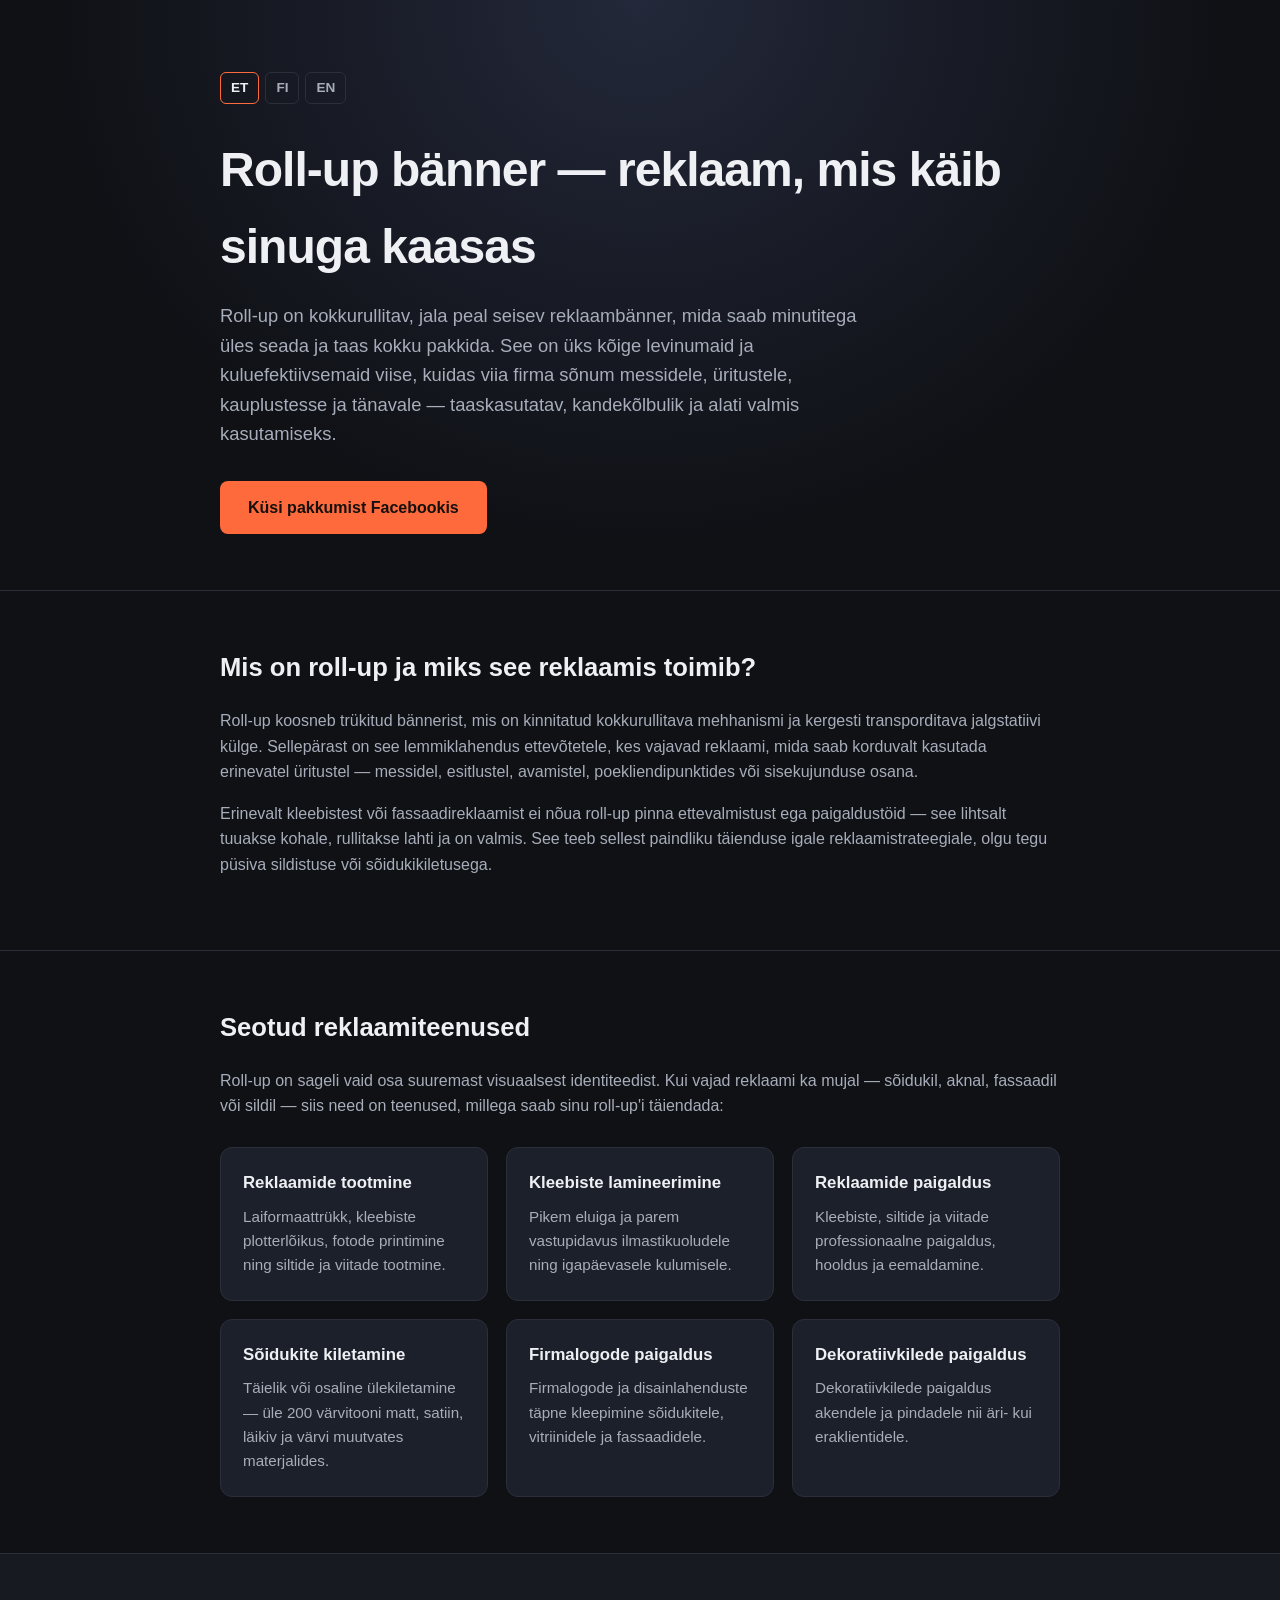
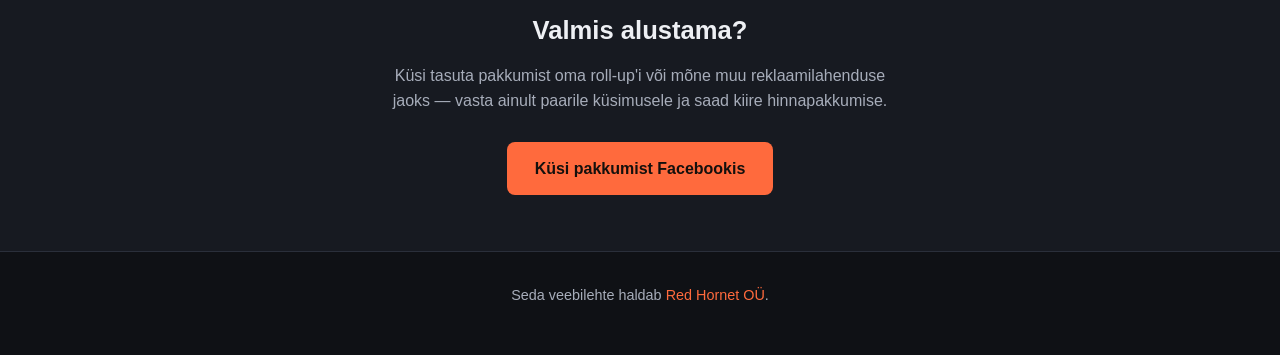
<file: index.html>
<!DOCTYPE html>
<html lang="et">
<head>
<meta charset="UTF-8">
<meta name="viewport" content="width=device-width, initial-scale=1.0">
<title>Roll-up ja reklaamiteenused — kleebised, kiletamine, sildid ja paigaldus</title>
<link rel="canonical" href="https://roll-up.ee/">
<link rel="alternate" hreflang="et" href="https://roll-up.ee/">
<link rel="alternate" hreflang="fi" href="https://roll-up.ee/fi/">
<link rel="alternate" hreflang="en" href="https://roll-up.ee/en/">
<link rel="alternate" hreflang="x-default" href="https://roll-up.ee/">
<meta name="description" content="Reklaamitoodete tootmine ja paigaldus: kleebised, sõidukite kiletamine, firmalogode paigaldus, dekoratiivkiled ja sildid — ning roll-up bännerid messideks ja üritusteks. Küsi tasuta pakkumist.">
<link rel="stylesheet" href="/style.css">
</head>
<body>

<header class="hero">
  <div class="wrap">
    <nav class="lang" aria-label="Keel">
      <a href="/" hreflang="et" lang="et" aria-current="page">ET</a>
      <a href="/fi/" hreflang="fi" lang="fi">FI</a>
      <a href="/en/" hreflang="en" lang="en">EN</a>
    </nav>
    <h1>Roll-up bänner — reklaam, mis käib sinuga kaasas</h1>
    <p class="lead">
      Roll-up on kokkurullitav, jala peal seisev reklaambänner, mida saab minutitega üles seada ja
      taas kokku pakkida. See on üks kõige levinumaid ja kuluefektiivsemaid viise, kuidas viia
      firma sõnum messidele, üritustele, kauplustesse ja tänavale — taaskasutatav, kandekõlbulik
      ja alati valmis kasutamiseks.
    </p>
    <a class="btn" href="https://www.facebook.com/Reklaamipaigaldus/" target="_blank" rel="noopener">Küsi pakkumist Facebookis</a>
  </div>
</header>

<section>
  <div class="wrap">
    <h2>Mis on roll-up ja miks see reklaamis toimib?</h2>
    <p>
      Roll-up koosneb trükitud bännerist, mis on kinnitatud kokkurullitava mehhanismi ja
      kergesti transporditava jalgstatiivi külge. Sellepärast on see lemmiklahendus ettevõtetele,
      kes vajavad reklaami, mida saab korduvalt kasutada erinevatel üritustel — messidel,
      esitlustel, avamistel, poekliendipunktides või sisekujunduse osana.
    </p>
    <p>
      Erinevalt kleebistest või fassaadireklaamist ei nõua roll-up pinna ettevalmistust ega
      paigaldustöid — see lihtsalt tuuakse kohale, rullitakse lahti ja on valmis. See teeb sellest
      paindliku täienduse igale reklaamistrateegiale, olgu tegu püsiva sildistuse või
      sõidukikiletusega.
    </p>
  </div>
</section>

<section>
  <div class="wrap">
    <h2>Seotud reklaamiteenused</h2>
    <p>
      Roll-up on sageli vaid osa suuremast visuaalsest identiteedist. Kui vajad reklaami ka
      mujal — sõidukil, aknal, fassaadil või sildil — siis need on teenused, millega saab sinu
      roll-up'i täiendada:
    </p>
    <div class="grid">
      <div class="card">
        <h3>Reklaamide tootmine</h3>
        <p>Laiformaattrükk, kleebiste plotterlõikus, fotode printimine ning siltide ja viitade tootmine.</p>
      </div>
      <div class="card">
        <h3>Kleebiste lamineerimine</h3>
        <p>Pikem eluiga ja parem vastupidavus ilmastikuoludele ning igapäevasele kulumisele.</p>
      </div>
      <div class="card">
        <h3>Reklaamide paigaldus</h3>
        <p>Kleebiste, siltide ja viitade professionaalne paigaldus, hooldus ja eemaldamine.</p>
      </div>
      <div class="card">
        <h3>Sõidukite kiletamine</h3>
        <p>Täielik või osaline ülekiletamine — üle 200 värvitooni matt, satiin, läikiv ja värvi muutvates materjalides.</p>
      </div>
      <div class="card">
        <h3>Firmalogode paigaldus</h3>
        <p>Firmalogode ja disainlahenduste täpne kleepimine sõidukitele, vitriinidele ja fassaadidele.</p>
      </div>
      <div class="card">
        <h3>Dekoratiivkilede paigaldus</h3>
        <p>Dekoratiivkilede paigaldus akendele ja pindadele nii äri- kui eraklientidele.</p>
      </div>
    </div>
  </div>
</section>

<section class="cta-block">
  <div class="wrap">
    <h2>Valmis alustama?</h2>
    <p>
      Küsi tasuta pakkumist oma roll-up'i või mõne muu reklaamilahenduse jaoks — vasta ainult
      paarile küsimusele ja saad kiire hinnapakkumise.
    </p>
    <a class="btn" href="https://www.facebook.com/Reklaamipaigaldus/" target="_blank" rel="noopener">Küsi pakkumist Facebookis</a>
  </div>
</section>

<footer>
  <div class="wrap">
    Seda veebilehte haldab <a href="https://hornet.ee" target="_blank" rel="noopener">Red Hornet OÜ</a>.
  </div>
</footer>

</body>
</html>
</file>
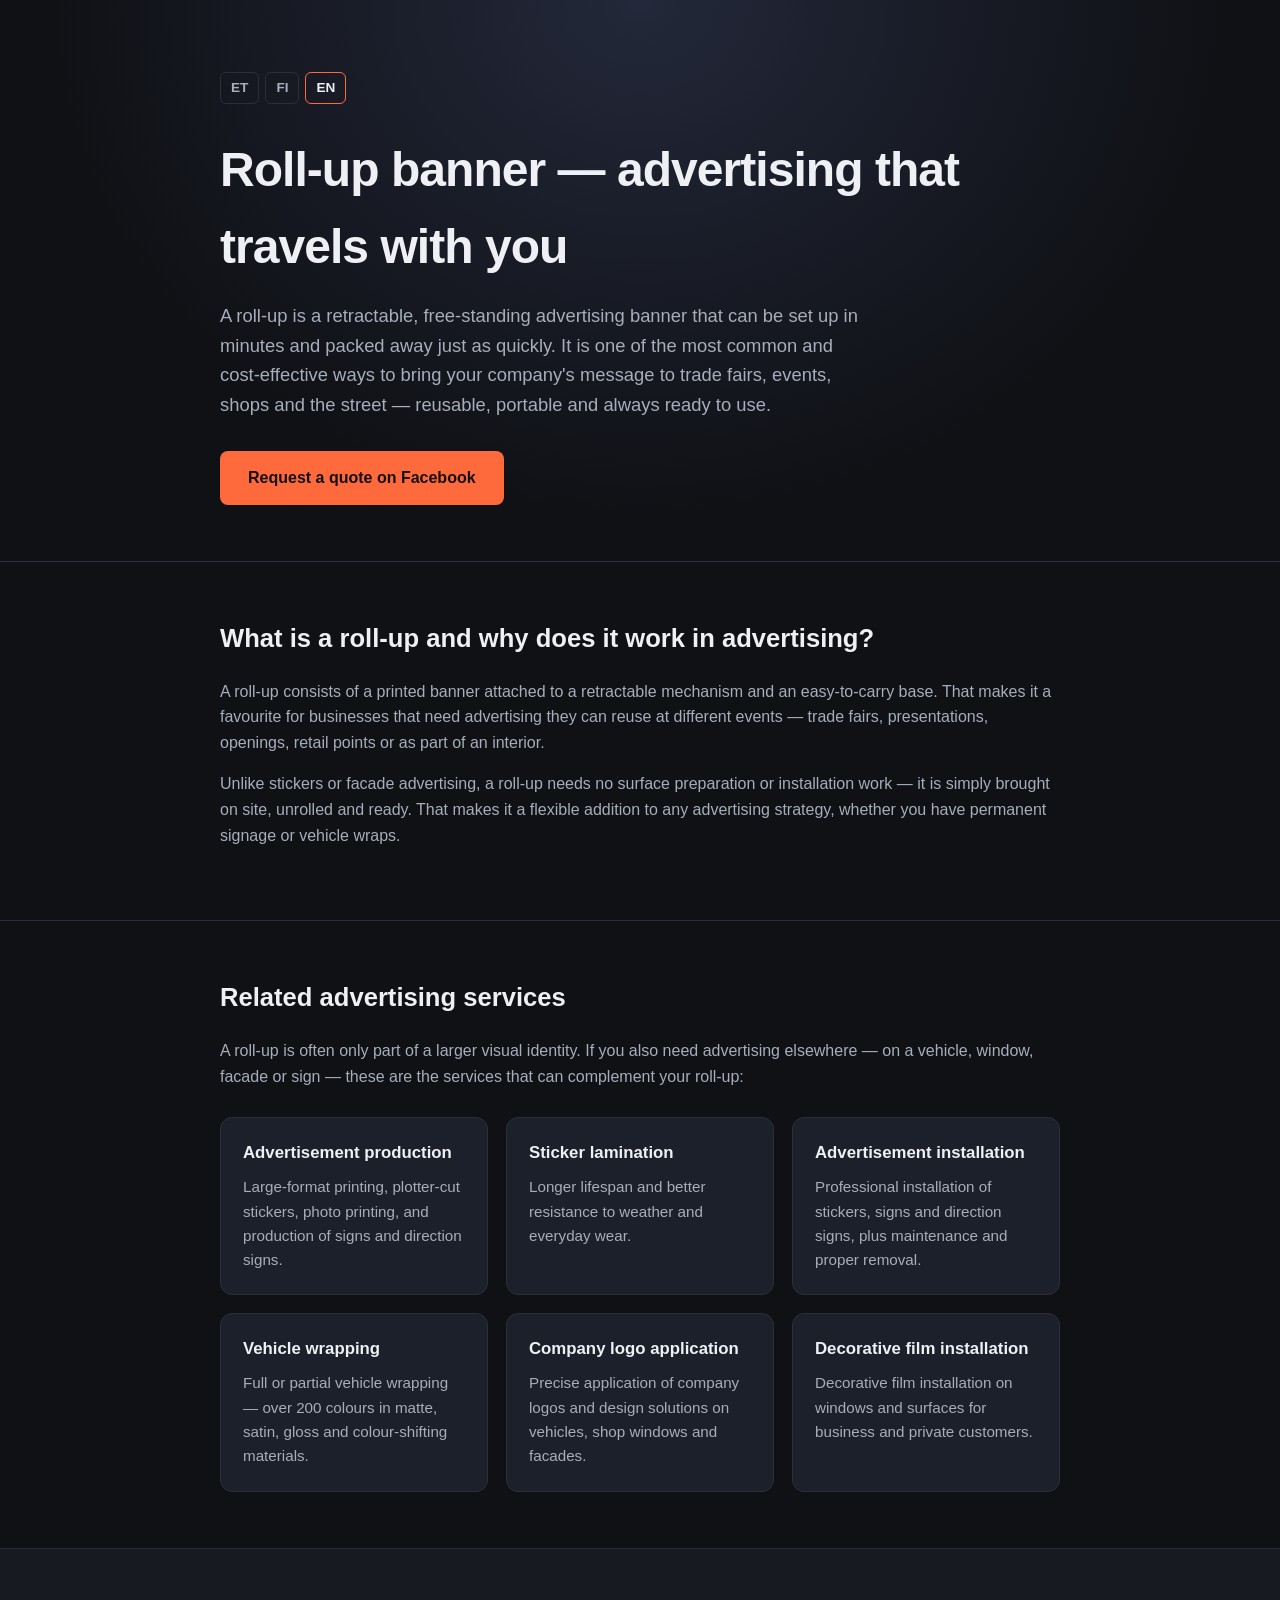
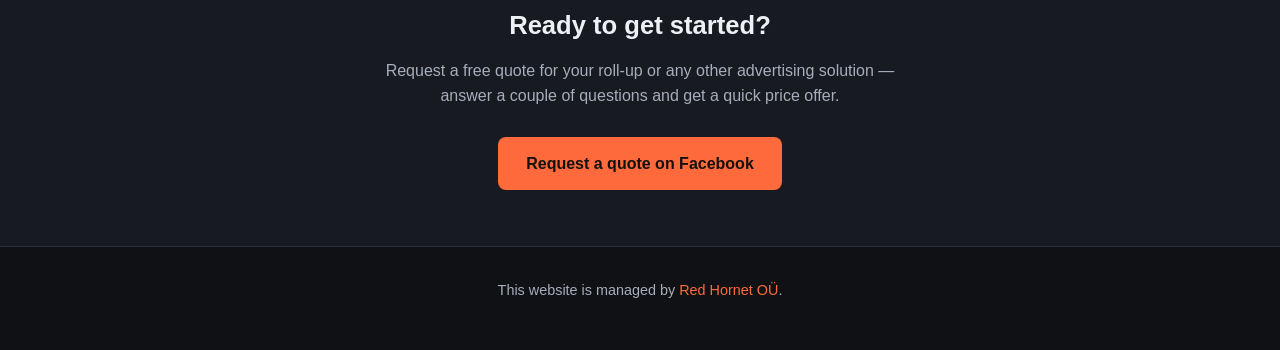
<file: en/index.html>
<!DOCTYPE html>
<html lang="en">
<head>
<meta charset="UTF-8">
<meta name="viewport" content="width=device-width, initial-scale=1.0">
<title>Roll-up banners and advertising services — decals, vehicle wraps, signs and installation</title>
<link rel="canonical" href="https://roll-up.ee/en/">
<link rel="alternate" hreflang="et" href="https://roll-up.ee/">
<link rel="alternate" hreflang="fi" href="https://roll-up.ee/fi/">
<link rel="alternate" hreflang="en" href="https://roll-up.ee/en/">
<link rel="alternate" hreflang="x-default" href="https://roll-up.ee/">
<meta name="description" content="Advertising production and installation: stickers, vehicle wrapping, company logo application, decorative films and signs — plus roll-up banners for trade fairs and events. Request a free quote.">
<link rel="stylesheet" href="/style.css">
</head>
<body>

<header class="hero">
  <div class="wrap">
    <nav class="lang" aria-label="Language">
      <a href="/" hreflang="et" lang="et">ET</a>
      <a href="/fi/" hreflang="fi" lang="fi">FI</a>
      <a href="/en/" hreflang="en" lang="en" aria-current="page">EN</a>
    </nav>
    <h1>Roll-up banner — advertising that travels with you</h1>
    <p class="lead">
      A roll-up is a retractable, free-standing advertising banner that can be set up in minutes
      and packed away just as quickly. It is one of the most common and cost-effective ways to
      bring your company's message to trade fairs, events, shops and the street — reusable,
      portable and always ready to use.
    </p>
    <a class="btn" href="https://www.facebook.com/Reklaamipaigaldus/" target="_blank" rel="noopener">Request a quote on Facebook</a>
  </div>
</header>

<section>
  <div class="wrap">
    <h2>What is a roll-up and why does it work in advertising?</h2>
    <p>
      A roll-up consists of a printed banner attached to a retractable mechanism and an
      easy-to-carry base. That makes it a favourite for businesses that need advertising they can
      reuse at different events — trade fairs, presentations, openings, retail points or as part
      of an interior.
    </p>
    <p>
      Unlike stickers or facade advertising, a roll-up needs no surface preparation or
      installation work — it is simply brought on site, unrolled and ready. That makes it a
      flexible addition to any advertising strategy, whether you have permanent signage or
      vehicle wraps.
    </p>
  </div>
</section>

<section>
  <div class="wrap">
    <h2>Related advertising services</h2>
    <p>
      A roll-up is often only part of a larger visual identity. If you also need advertising
      elsewhere — on a vehicle, window, facade or sign — these are the services that can
      complement your roll-up:
    </p>
    <div class="grid">
      <div class="card">
        <h3>Advertisement production</h3>
        <p>Large-format printing, plotter-cut stickers, photo printing, and production of signs and direction signs.</p>
      </div>
      <div class="card">
        <h3>Sticker lamination</h3>
        <p>Longer lifespan and better resistance to weather and everyday wear.</p>
      </div>
      <div class="card">
        <h3>Advertisement installation</h3>
        <p>Professional installation of stickers, signs and direction signs, plus maintenance and proper removal.</p>
      </div>
      <div class="card">
        <h3>Vehicle wrapping</h3>
        <p>Full or partial vehicle wrapping — over 200 colours in matte, satin, gloss and colour-shifting materials.</p>
      </div>
      <div class="card">
        <h3>Company logo application</h3>
        <p>Precise application of company logos and design solutions on vehicles, shop windows and facades.</p>
      </div>
      <div class="card">
        <h3>Decorative film installation</h3>
        <p>Decorative film installation on windows and surfaces for business and private customers.</p>
      </div>
    </div>
  </div>
</section>

<section class="cta-block">
  <div class="wrap">
    <h2>Ready to get started?</h2>
    <p>
      Request a free quote for your roll-up or any other advertising solution — answer a couple
      of questions and get a quick price offer.
    </p>
    <a class="btn" href="https://www.facebook.com/Reklaamipaigaldus/" target="_blank" rel="noopener">Request a quote on Facebook</a>
  </div>
</section>

<footer>
  <div class="wrap">
    This website is managed by <a href="https://hornet.ee" target="_blank" rel="noopener">Red Hornet OÜ</a>.
  </div>
</footer>

</body>
</html>
</file>
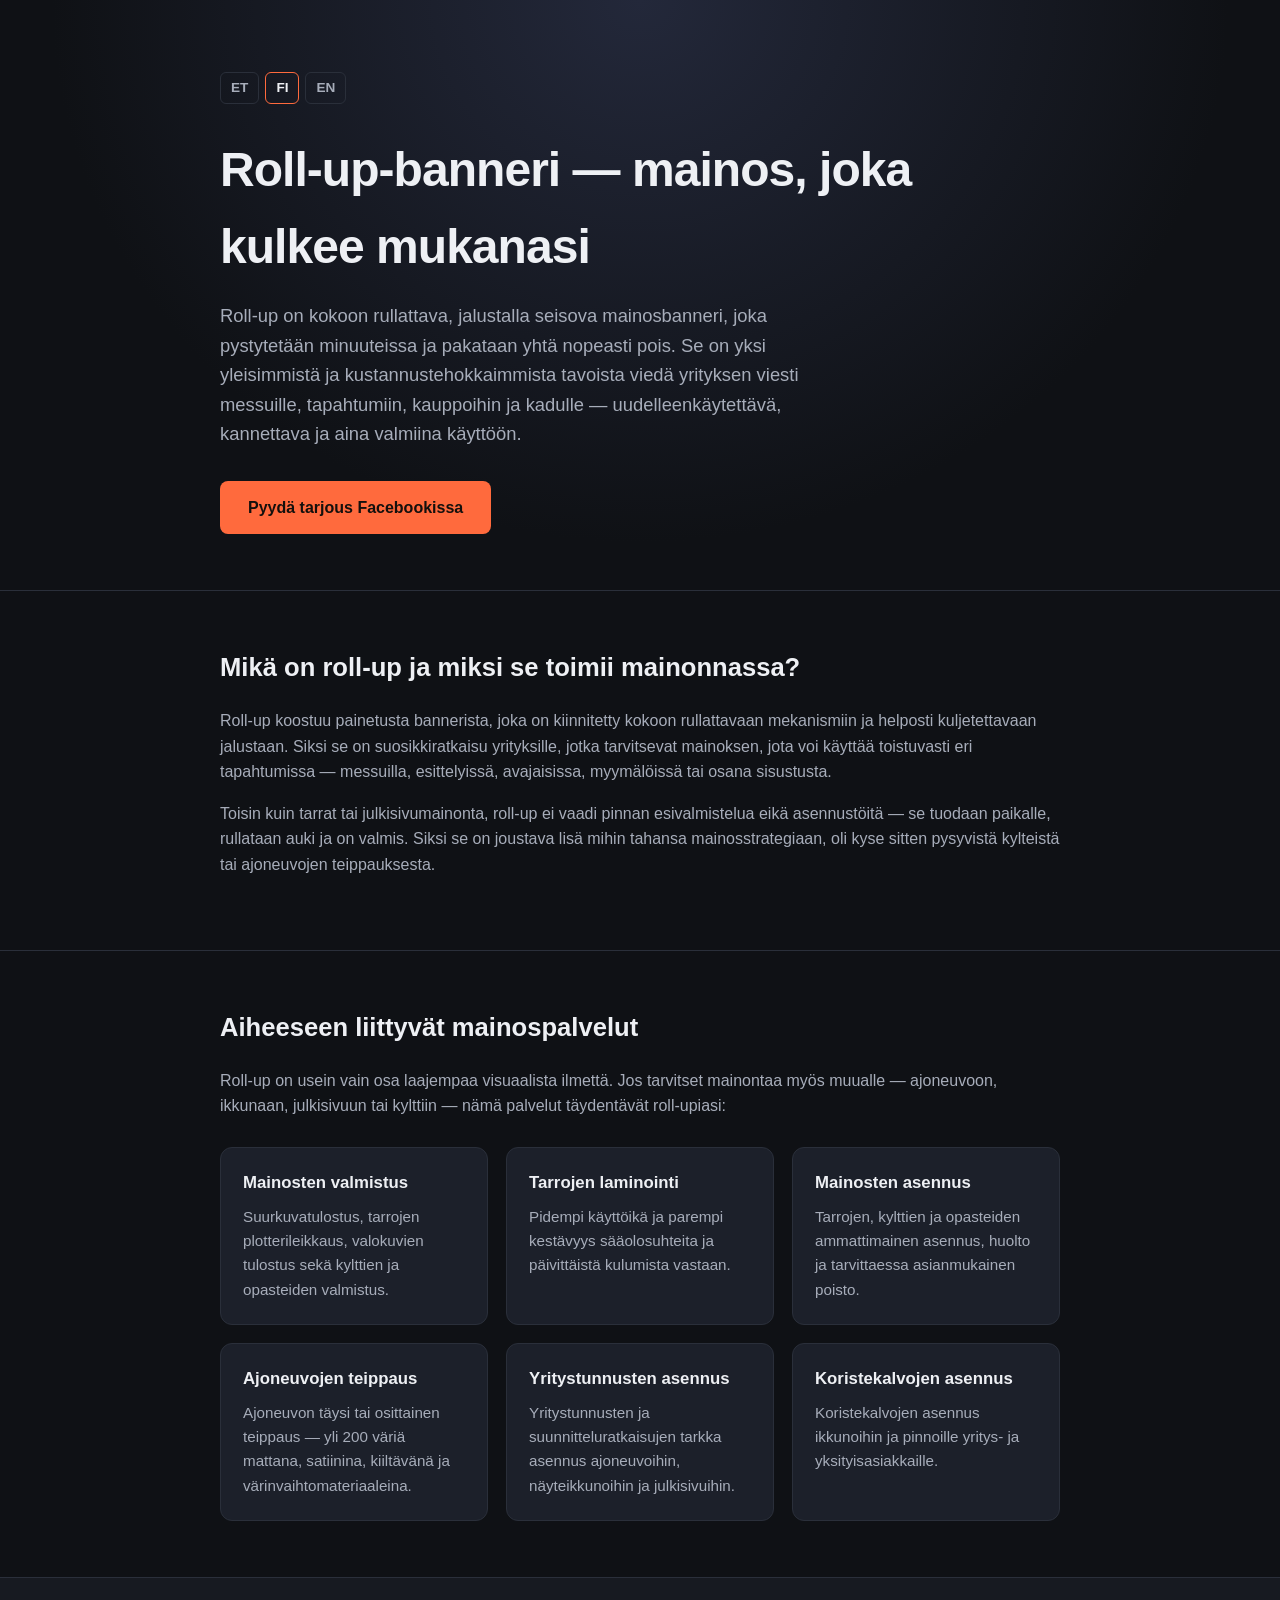
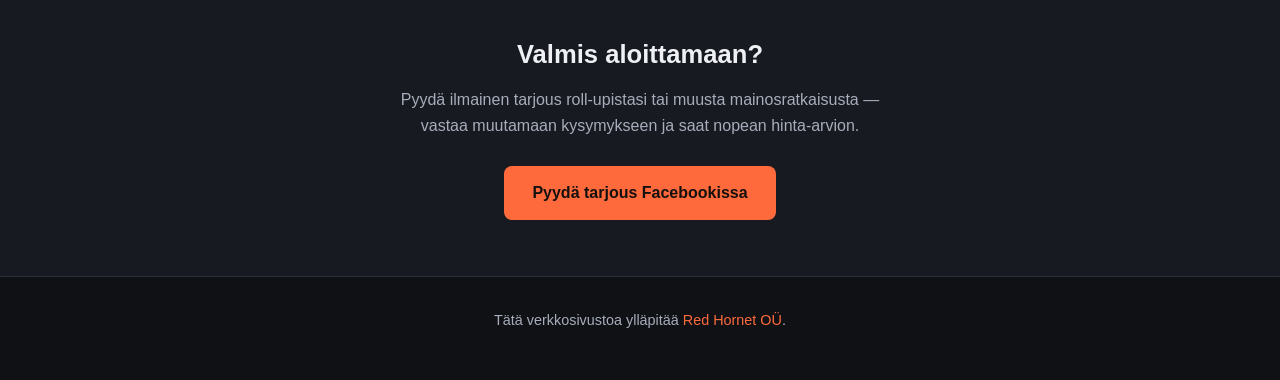
<file: fi/index.html>
<!DOCTYPE html>
<html lang="fi">
<head>
<meta charset="UTF-8">
<meta name="viewport" content="width=device-width, initial-scale=1.0">
<title>Roll-up ja mainospalvelut — tarrat, ajoneuvojen teippaus, kyltit ja asennus</title>
<link rel="canonical" href="https://roll-up.ee/fi/">
<link rel="alternate" hreflang="et" href="https://roll-up.ee/">
<link rel="alternate" hreflang="fi" href="https://roll-up.ee/fi/">
<link rel="alternate" hreflang="en" href="https://roll-up.ee/en/">
<link rel="alternate" hreflang="x-default" href="https://roll-up.ee/">
<meta name="description" content="Mainostuotteiden valmistus ja asennus: tarrat, ajoneuvojen teippaus, yritystunnusten asennus, koristekalvot ja kyltit — sekä roll-up-bannerit messuille ja tapahtumiin. Pyydä ilmainen tarjous.">
<link rel="stylesheet" href="/style.css">
</head>
<body>

<header class="hero">
  <div class="wrap">
    <nav class="lang" aria-label="Kieli">
      <a href="/" hreflang="et" lang="et">ET</a>
      <a href="/fi/" hreflang="fi" lang="fi" aria-current="page">FI</a>
      <a href="/en/" hreflang="en" lang="en">EN</a>
    </nav>
    <h1>Roll-up-banneri — mainos, joka kulkee mukanasi</h1>
    <p class="lead">
      Roll-up on kokoon rullattava, jalustalla seisova mainosbanneri, joka pystytetään minuuteissa
      ja pakataan yhtä nopeasti pois. Se on yksi yleisimmistä ja kustannustehokkaimmista tavoista
      viedä yrityksen viesti messuille, tapahtumiin, kauppoihin ja kadulle — uudelleenkäytettävä,
      kannettava ja aina valmiina käyttöön.
    </p>
    <a class="btn" href="https://www.facebook.com/Reklaamipaigaldus/" target="_blank" rel="noopener">Pyydä tarjous Facebookissa</a>
  </div>
</header>

<section>
  <div class="wrap">
    <h2>Mikä on roll-up ja miksi se toimii mainonnassa?</h2>
    <p>
      Roll-up koostuu painetusta bannerista, joka on kiinnitetty kokoon rullattavaan mekanismiin
      ja helposti kuljetettavaan jalustaan. Siksi se on suosikkiratkaisu yrityksille, jotka
      tarvitsevat mainoksen, jota voi käyttää toistuvasti eri tapahtumissa — messuilla,
      esittelyissä, avajaisissa, myymälöissä tai osana sisustusta.
    </p>
    <p>
      Toisin kuin tarrat tai julkisivumainonta, roll-up ei vaadi pinnan esivalmistelua eikä
      asennustöitä — se tuodaan paikalle, rullataan auki ja on valmis. Siksi se on joustava lisä
      mihin tahansa mainosstrategiaan, oli kyse sitten pysyvistä kylteistä tai ajoneuvojen
      teippauksesta.
    </p>
  </div>
</section>

<section>
  <div class="wrap">
    <h2>Aiheeseen liittyvät mainospalvelut</h2>
    <p>
      Roll-up on usein vain osa laajempaa visuaalista ilmettä. Jos tarvitset mainontaa myös
      muualle — ajoneuvoon, ikkunaan, julkisivuun tai kylttiin — nämä palvelut täydentävät
      roll-upiasi:
    </p>
    <div class="grid">
      <div class="card">
        <h3>Mainosten valmistus</h3>
        <p>Suurkuvatulostus, tarrojen plotterileikkaus, valokuvien tulostus sekä kylttien ja opasteiden valmistus.</p>
      </div>
      <div class="card">
        <h3>Tarrojen laminointi</h3>
        <p>Pidempi käyttöikä ja parempi kestävyys sääolosuhteita ja päivittäistä kulumista vastaan.</p>
      </div>
      <div class="card">
        <h3>Mainosten asennus</h3>
        <p>Tarrojen, kylttien ja opasteiden ammattimainen asennus, huolto ja tarvittaessa asianmukainen poisto.</p>
      </div>
      <div class="card">
        <h3>Ajoneuvojen teippaus</h3>
        <p>Ajoneuvon täysi tai osittainen teippaus — yli 200 väriä mattana, satiinina, kiiltävänä ja värinvaihtomateriaaleina.</p>
      </div>
      <div class="card">
        <h3>Yritystunnusten asennus</h3>
        <p>Yritystunnusten ja suunnitteluratkaisujen tarkka asennus ajoneuvoihin, näyteikkunoihin ja julkisivuihin.</p>
      </div>
      <div class="card">
        <h3>Koristekalvojen asennus</h3>
        <p>Koristekalvojen asennus ikkunoihin ja pinnoille yritys- ja yksityisasiakkaille.</p>
      </div>
    </div>
  </div>
</section>

<section class="cta-block">
  <div class="wrap">
    <h2>Valmis aloittamaan?</h2>
    <p>
      Pyydä ilmainen tarjous roll-upistasi tai muusta mainosratkaisusta — vastaa muutamaan
      kysymykseen ja saat nopean hinta-arvion.
    </p>
    <a class="btn" href="https://www.facebook.com/Reklaamipaigaldus/" target="_blank" rel="noopener">Pyydä tarjous Facebookissa</a>
  </div>
</section>

<footer>
  <div class="wrap">
    Tätä verkkosivustoa ylläpitää <a href="https://hornet.ee" target="_blank" rel="noopener">Red Hornet OÜ</a>.
  </div>
</footer>

</body>
</html>
</file>
<file: style.css>
:root {
  --bg: #0f1115;
  --bg-alt: #171a21;
  --card: #1c202a;
  --border: #2a2f3a;
  --text: #eef0f4;
  --text-dim: #a7adba;
  --accent: #ff6a3d;
  --accent-dim: #e85a2f;
}
* { box-sizing: border-box; }
html, body {
  margin: 0;
  padding: 0;
  background: var(--bg);
  color: var(--text);
  font-family: -apple-system, BlinkMacSystemFont, "Segoe UI", Roboto, Helvetica, Arial, sans-serif;
  line-height: 1.6;
}
a { color: var(--accent); text-decoration: none; }
a:hover { text-decoration: underline; }
.wrap { max-width: 880px; margin: 0 auto; padding: 0 20px; }

header.hero {
  padding: 72px 0 56px;
  background: radial-gradient(ellipse at top, #23283a 0%, var(--bg) 65%);
  border-bottom: 1px solid var(--border);
}
header.hero h1 {
  font-size: clamp(2rem, 5vw, 3rem);
  margin: 0 0 16px;
  letter-spacing: -0.02em;
}
header.hero p.lead {
  font-size: 1.15rem;
  color: var(--text-dim);
  max-width: 640px;
  margin: 0 0 32px;
}
.btn {
  display: inline-block;
  background: var(--accent);
  color: #14100d;
  font-weight: 700;
  padding: 14px 28px;
  border-radius: 8px;
  text-decoration: none;
  transition: background 0.15s ease;
}
.btn:hover {
  background: var(--accent-dim);
  text-decoration: none;
}

section {
  padding: 56px 0;
  border-bottom: 1px solid var(--border);
}
section h2 {
  font-size: 1.6rem;
  margin: 0 0 20px;
}
section p {
  color: var(--text-dim);
}

.grid {
  display: grid;
  grid-template-columns: repeat(auto-fit, minmax(240px, 1fr));
  gap: 18px;
  margin-top: 28px;
}
.card {
  background: var(--card);
  border: 1px solid var(--border);
  border-radius: 12px;
  padding: 22px;
}
.card h3 {
  margin: 0 0 8px;
  font-size: 1.05rem;
  color: var(--text);
}
.card p {
  margin: 0;
  font-size: 0.95rem;
}

.cta-block {
  text-align: center;
  background: var(--bg-alt);
}
.cta-block h2 { margin-bottom: 12px; }
.cta-block p { max-width: 520px; margin: 0 auto 28px; }

footer {
  padding: 32px 0 48px;
  text-align: center;
  color: var(--text-dim);
  font-size: 0.9rem;
}

.lang {
  display: flex;
  gap: 6px;
  margin-bottom: 28px;
}
.lang a {
  color: var(--text-dim);
  border: 1px solid var(--border);
  border-radius: 6px;
  padding: 4px 10px;
  font-size: 0.85rem;
  font-weight: 600;
}
.lang a:hover {
  color: var(--text);
  text-decoration: none;
}
.lang a[aria-current="page"] {
  color: var(--text);
  border-color: var(--accent);
}
</file>
